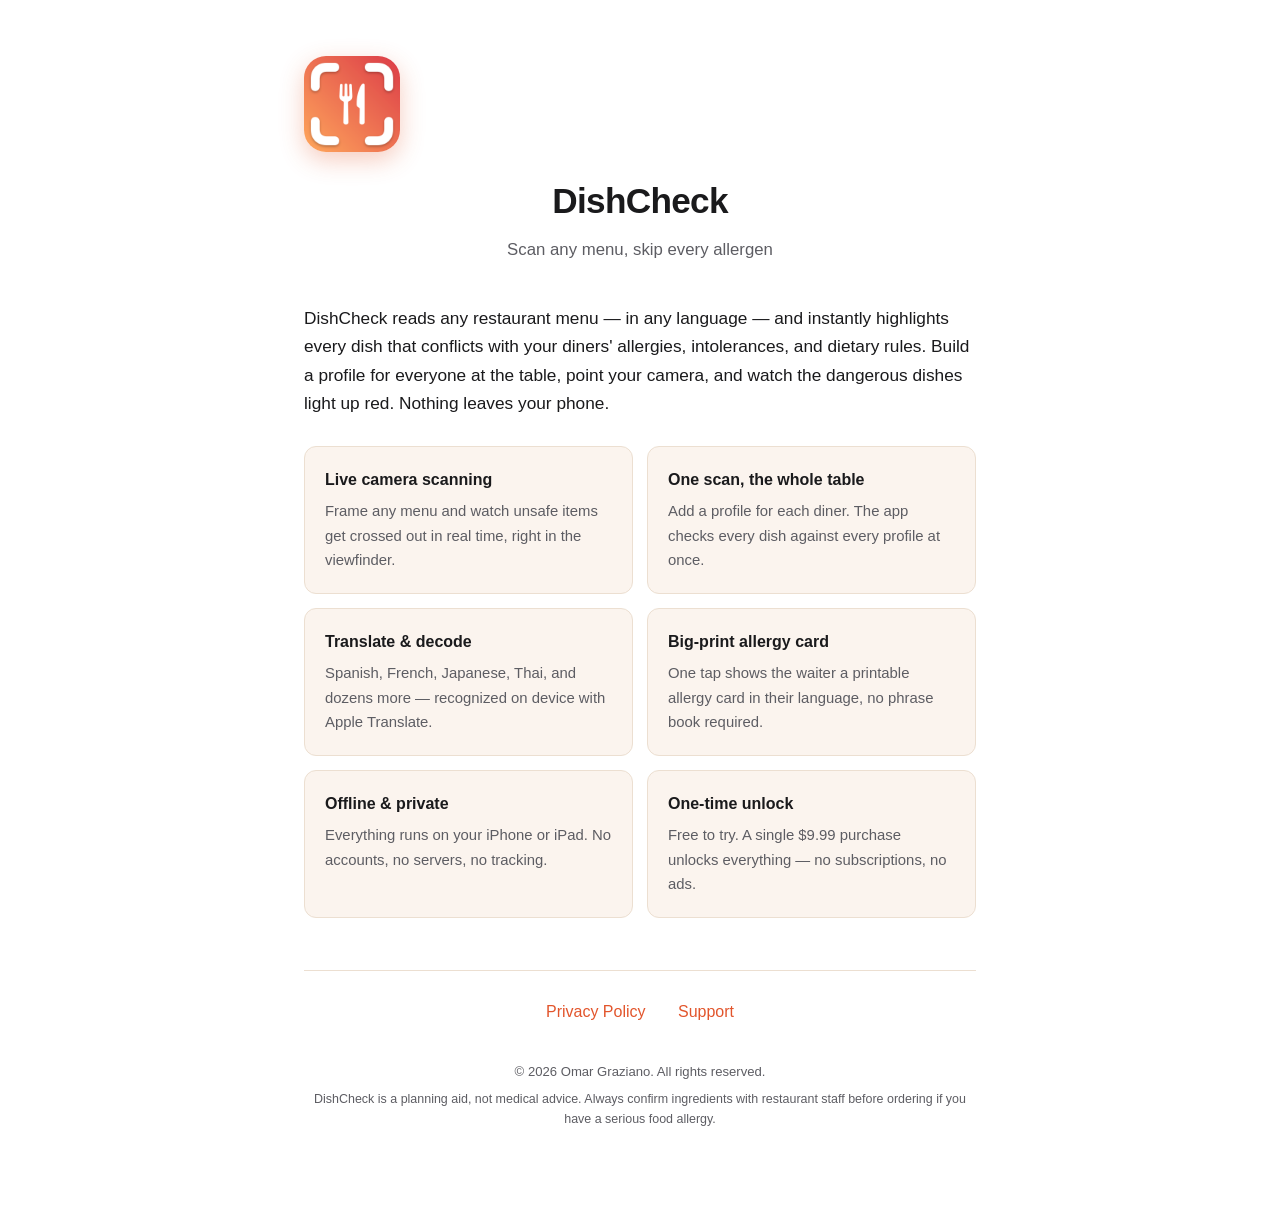
<file: docs/index.html>
<!DOCTYPE html>
<html lang="en">
<head>
  <meta charset="UTF-8">
  <meta name="viewport" content="width=device-width, initial-scale=1.0">
  <title>DishCheck &mdash; Scan any menu, skip every allergen</title>
  <meta name="description" content="DishCheck scans restaurant menus and instantly flags every dish that conflicts with each diner's allergies, intolerances, and dietary needs. Works offline.">
  <link rel="stylesheet" href="style.css">
  <link rel="icon" type="image/png" sizes="192x192" href="assets/favicon-192.png">
  <link rel="icon" type="image/png" sizes="64x64" href="assets/favicon-64.png">
  <link rel="apple-touch-icon" sizes="180x180" href="assets/apple-touch-icon.png">
</head>
<body>
  <div class="container">
    <header>
      <img class="icon-mark" src="assets/app-icon.png" width="96" height="96" alt="DishCheck app icon">
      <h1>DishCheck</h1>
      <p class="tagline">Scan any menu, skip every allergen</p>
    </header>

    <p class="lead">DishCheck reads any restaurant menu &mdash; in any language &mdash; and instantly highlights every dish that conflicts with your diners' allergies, intolerances, and dietary rules. Build a profile for everyone at the table, point your camera, and watch the dangerous dishes light up red. Nothing leaves your phone.</p>

    <div class="features">
      <div class="feature">
        <h3>Live camera scanning</h3>
        <p>Frame any menu and watch unsafe items get crossed out in real time, right in the viewfinder.</p>
      </div>
      <div class="feature">
        <h3>One scan, the whole table</h3>
        <p>Add a profile for each diner. The app checks every dish against every profile at once.</p>
      </div>
      <div class="feature">
        <h3>Translate &amp; decode</h3>
        <p>Spanish, French, Japanese, Thai, and dozens more &mdash; recognized on device with Apple Translate.</p>
      </div>
      <div class="feature">
        <h3>Big-print allergy card</h3>
        <p>One tap shows the waiter a printable allergy card in their language, no phrase book required.</p>
      </div>
      <div class="feature">
        <h3>Offline &amp; private</h3>
        <p>Everything runs on your iPhone or iPad. No accounts, no servers, no tracking.</p>
      </div>
      <div class="feature">
        <h3>One-time unlock</h3>
        <p>Free to try. A single $9.99 purchase unlocks everything &mdash; no subscriptions, no ads.</p>
      </div>
    </div>

    <nav class="page-nav" aria-label="Site sections">
      <a href="privacy.html">Privacy Policy</a>
      <a href="support.html">Support</a>
    </nav>

    <footer>
      <p>&copy; 2026 Omar Graziano. All rights reserved.</p>
      <p class="disclaimer">DishCheck is a planning aid, not medical advice. Always confirm ingredients with restaurant staff before ordering if you have a serious food allergy.</p>
    </footer>
  </div>
</body>
</html>
</file>
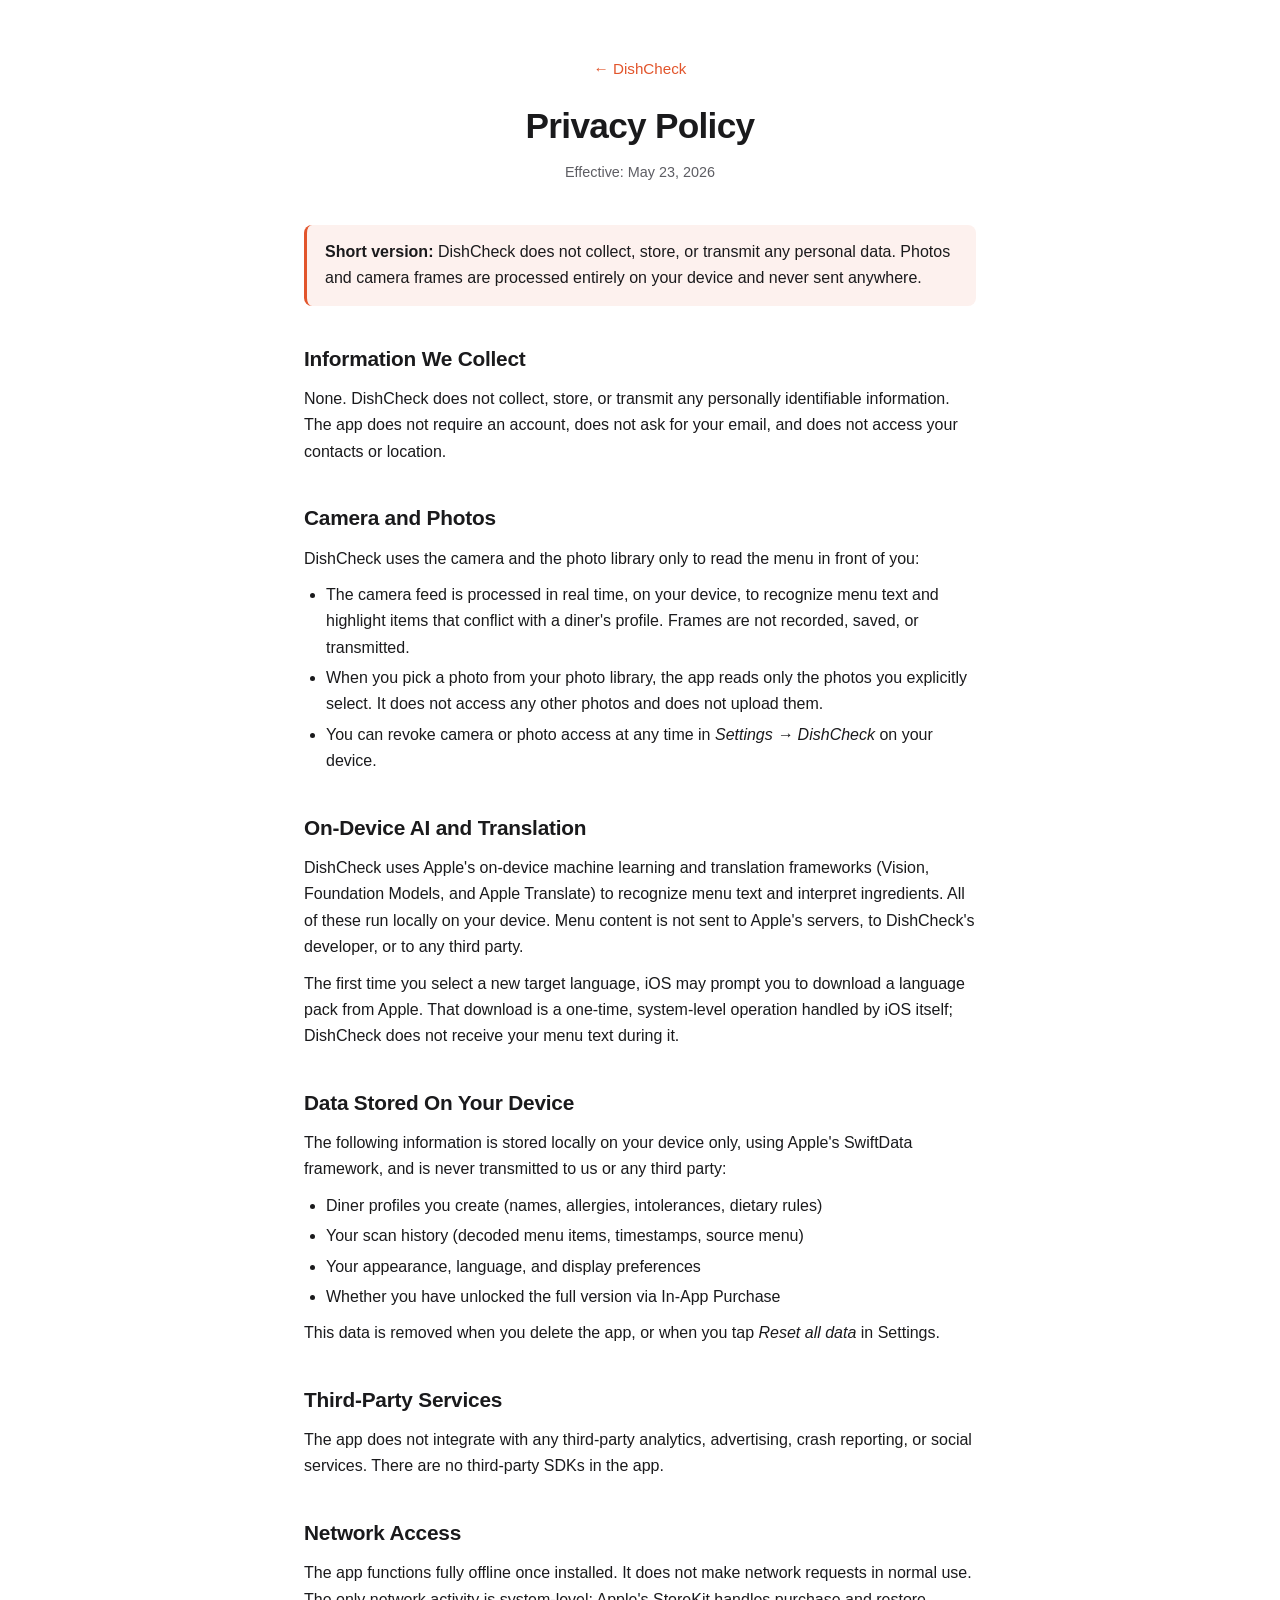
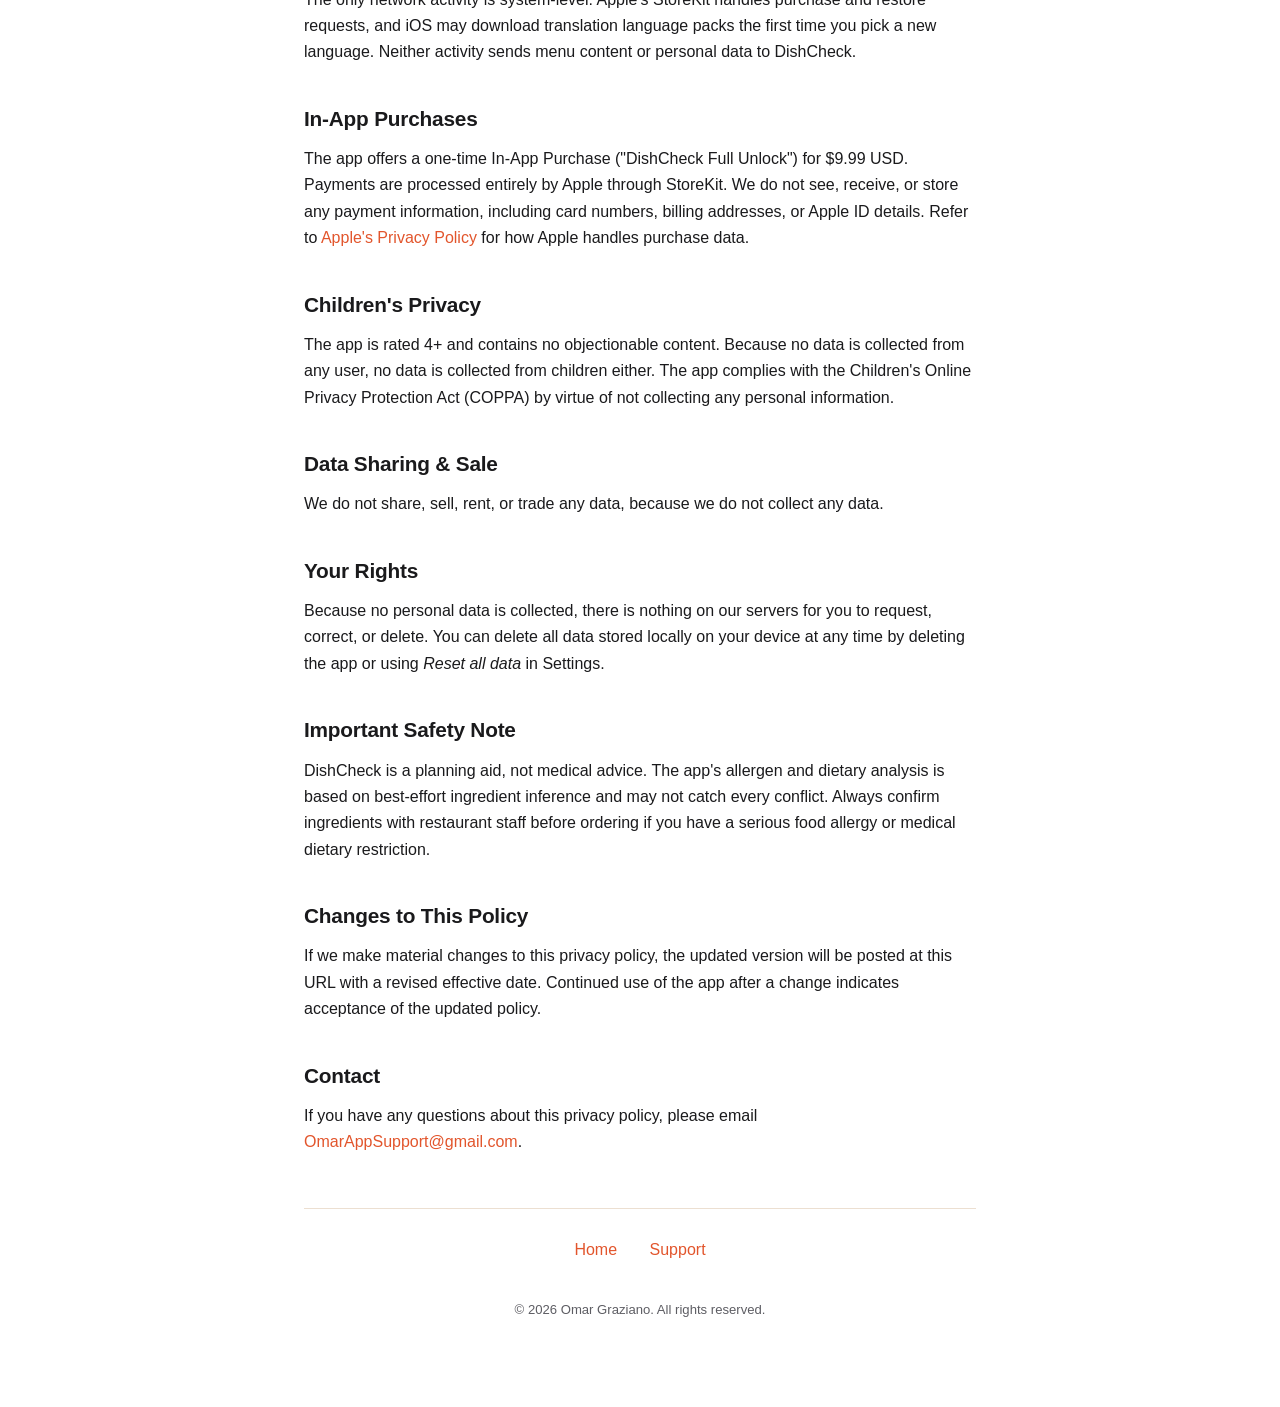
<file: docs/privacy.html>
<!DOCTYPE html>
<html lang="en">
<head>
  <meta charset="UTF-8">
  <meta name="viewport" content="width=device-width, initial-scale=1.0">
  <title>Privacy Policy &mdash; DishCheck</title>
  <meta name="description" content="Privacy policy for DishCheck. The app does not collect, store, or transmit any personal data. Everything stays on your device.">
  <link rel="stylesheet" href="style.css">
  <link rel="icon" type="image/png" sizes="192x192" href="assets/favicon-192.png">
  <link rel="icon" type="image/png" sizes="64x64" href="assets/favicon-64.png">
  <link rel="apple-touch-icon" sizes="180x180" href="assets/apple-touch-icon.png">
</head>
<body>
  <div class="container">
    <header>
      <a href="index.html" class="back-link">&larr; DishCheck</a>
      <h1>Privacy Policy</h1>
      <p class="effective">Effective: May 23, 2026</p>
    </header>

    <div class="callout">
      <strong>Short version:</strong> DishCheck does not collect, store, or transmit any personal data. Photos and camera frames are processed entirely on your device and never sent anywhere.
    </div>

    <h2>Information We Collect</h2>
    <p>None. DishCheck does not collect, store, or transmit any personally identifiable information. The app does not require an account, does not ask for your email, and does not access your contacts or location.</p>

    <h2>Camera and Photos</h2>
    <p>DishCheck uses the camera and the photo library only to read the menu in front of you:</p>
    <ul>
      <li>The camera feed is processed in real time, on your device, to recognize menu text and highlight items that conflict with a diner's profile. Frames are not recorded, saved, or transmitted.</li>
      <li>When you pick a photo from your photo library, the app reads only the photos you explicitly select. It does not access any other photos and does not upload them.</li>
      <li>You can revoke camera or photo access at any time in <em>Settings &rarr; DishCheck</em> on your device.</li>
    </ul>

    <h2>On-Device AI and Translation</h2>
    <p>DishCheck uses Apple's on-device machine learning and translation frameworks (Vision, Foundation Models, and Apple Translate) to recognize menu text and interpret ingredients. All of these run locally on your device. Menu content is not sent to Apple's servers, to DishCheck's developer, or to any third party.</p>
    <p>The first time you select a new target language, iOS may prompt you to download a language pack from Apple. That download is a one-time, system-level operation handled by iOS itself; DishCheck does not receive your menu text during it.</p>

    <h2>Data Stored On Your Device</h2>
    <p>The following information is stored locally on your device only, using Apple's SwiftData framework, and is never transmitted to us or any third party:</p>
    <ul>
      <li>Diner profiles you create (names, allergies, intolerances, dietary rules)</li>
      <li>Your scan history (decoded menu items, timestamps, source menu)</li>
      <li>Your appearance, language, and display preferences</li>
      <li>Whether you have unlocked the full version via In-App Purchase</li>
    </ul>
    <p>This data is removed when you delete the app, or when you tap <em>Reset all data</em> in Settings.</p>

    <h2>Third-Party Services</h2>
    <p>The app does not integrate with any third-party analytics, advertising, crash reporting, or social services. There are no third-party SDKs in the app.</p>

    <h2>Network Access</h2>
    <p>The app functions fully offline once installed. It does not make network requests in normal use. The only network activity is system-level: Apple's StoreKit handles purchase and restore requests, and iOS may download translation language packs the first time you pick a new language. Neither activity sends menu content or personal data to DishCheck.</p>

    <h2>In-App Purchases</h2>
    <p>The app offers a one-time In-App Purchase ("DishCheck Full Unlock") for $9.99 USD. Payments are processed entirely by Apple through StoreKit. We do not see, receive, or store any payment information, including card numbers, billing addresses, or Apple ID details. Refer to <a href="https://www.apple.com/legal/privacy/" rel="noopener">Apple's Privacy Policy</a> for how Apple handles purchase data.</p>

    <h2>Children's Privacy</h2>
    <p>The app is rated 4+ and contains no objectionable content. Because no data is collected from any user, no data is collected from children either. The app complies with the Children's Online Privacy Protection Act (COPPA) by virtue of not collecting any personal information.</p>

    <h2>Data Sharing &amp; Sale</h2>
    <p>We do not share, sell, rent, or trade any data, because we do not collect any data.</p>

    <h2>Your Rights</h2>
    <p>Because no personal data is collected, there is nothing on our servers for you to request, correct, or delete. You can delete all data stored locally on your device at any time by deleting the app or using <em>Reset all data</em> in Settings.</p>

    <h2>Important Safety Note</h2>
    <p>DishCheck is a planning aid, not medical advice. The app's allergen and dietary analysis is based on best-effort ingredient inference and may not catch every conflict. Always confirm ingredients with restaurant staff before ordering if you have a serious food allergy or medical dietary restriction.</p>

    <h2>Changes to This Policy</h2>
    <p>If we make material changes to this privacy policy, the updated version will be posted at this URL with a revised effective date. Continued use of the app after a change indicates acceptance of the updated policy.</p>

    <h2>Contact</h2>
    <p>If you have any questions about this privacy policy, please email <a href="mailto:OmarAppSupport@gmail.com">OmarAppSupport@gmail.com</a>.</p>

    <nav class="page-nav" aria-label="Site sections">
      <a href="index.html">Home</a>
      <a href="support.html">Support</a>
    </nav>

    <footer>
      <p>&copy; 2026 Omar Graziano. All rights reserved.</p>
    </footer>
  </div>
</body>
</html>
</file>
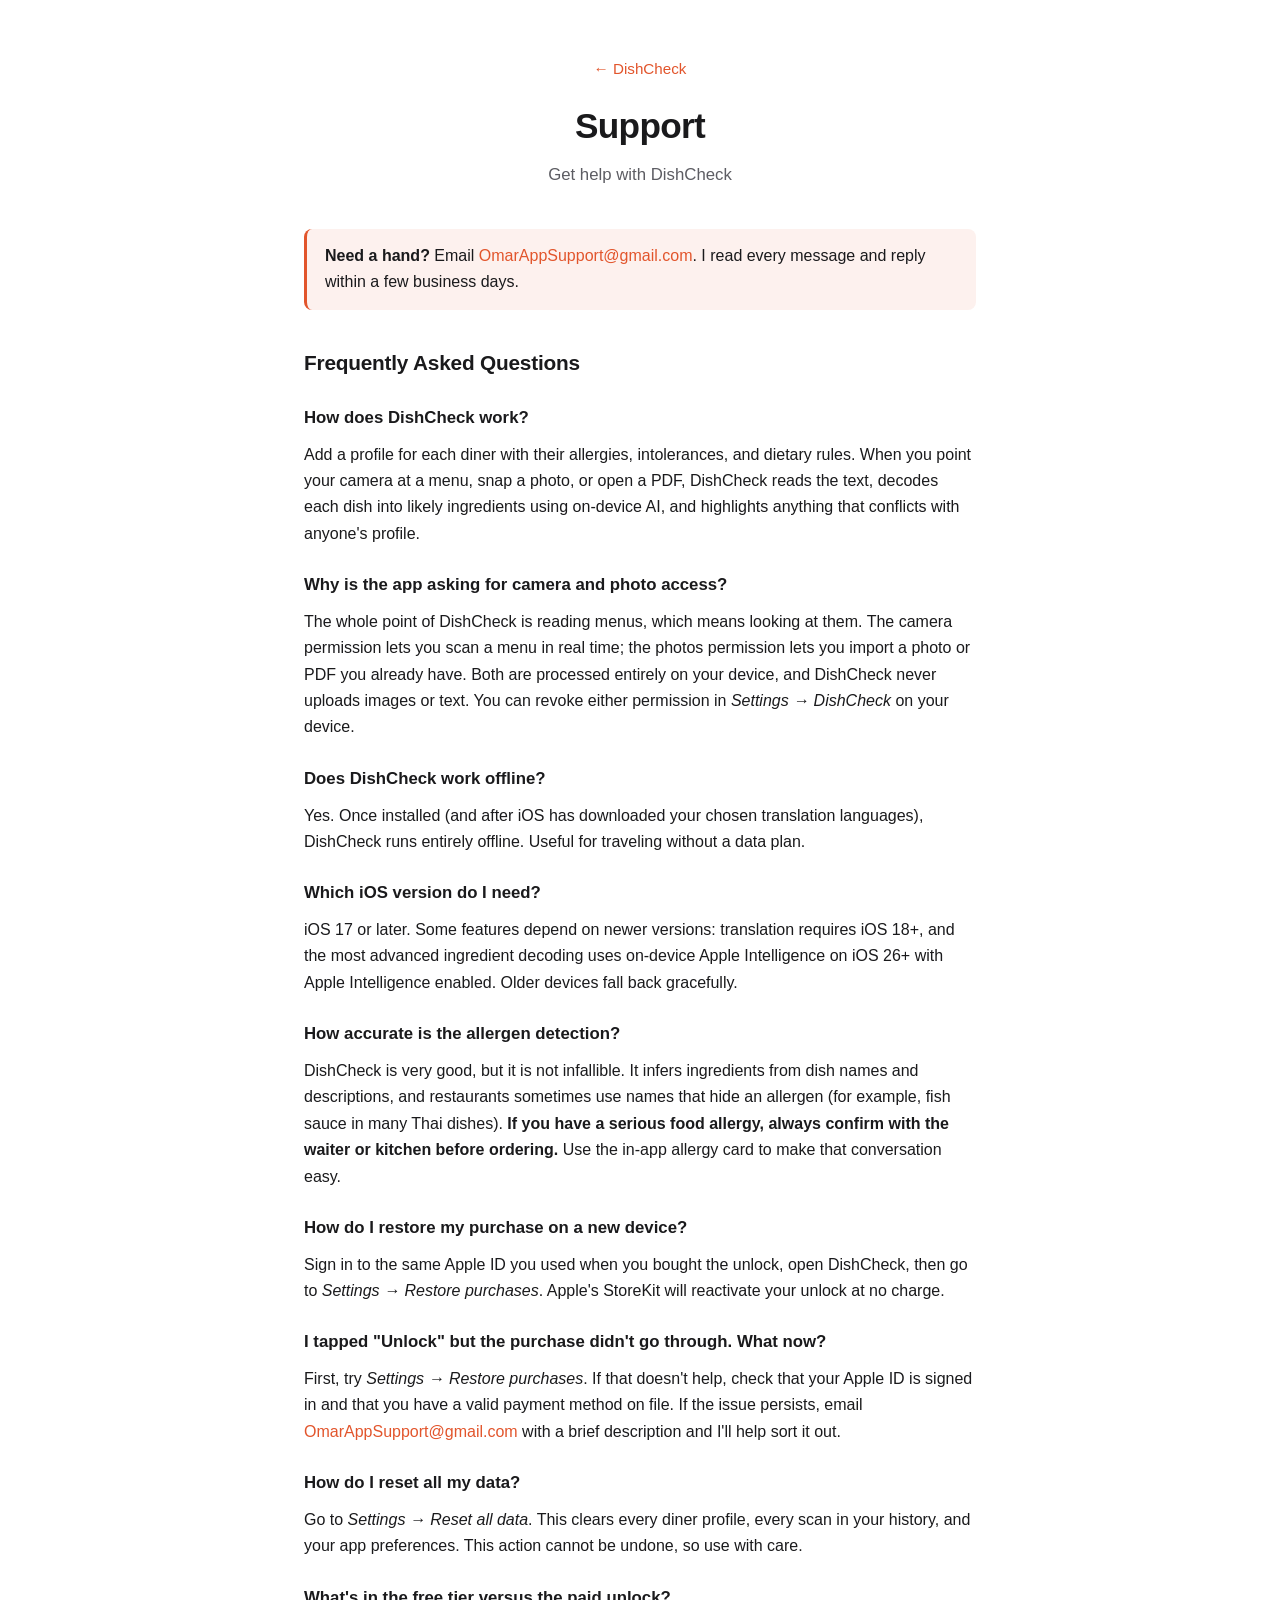
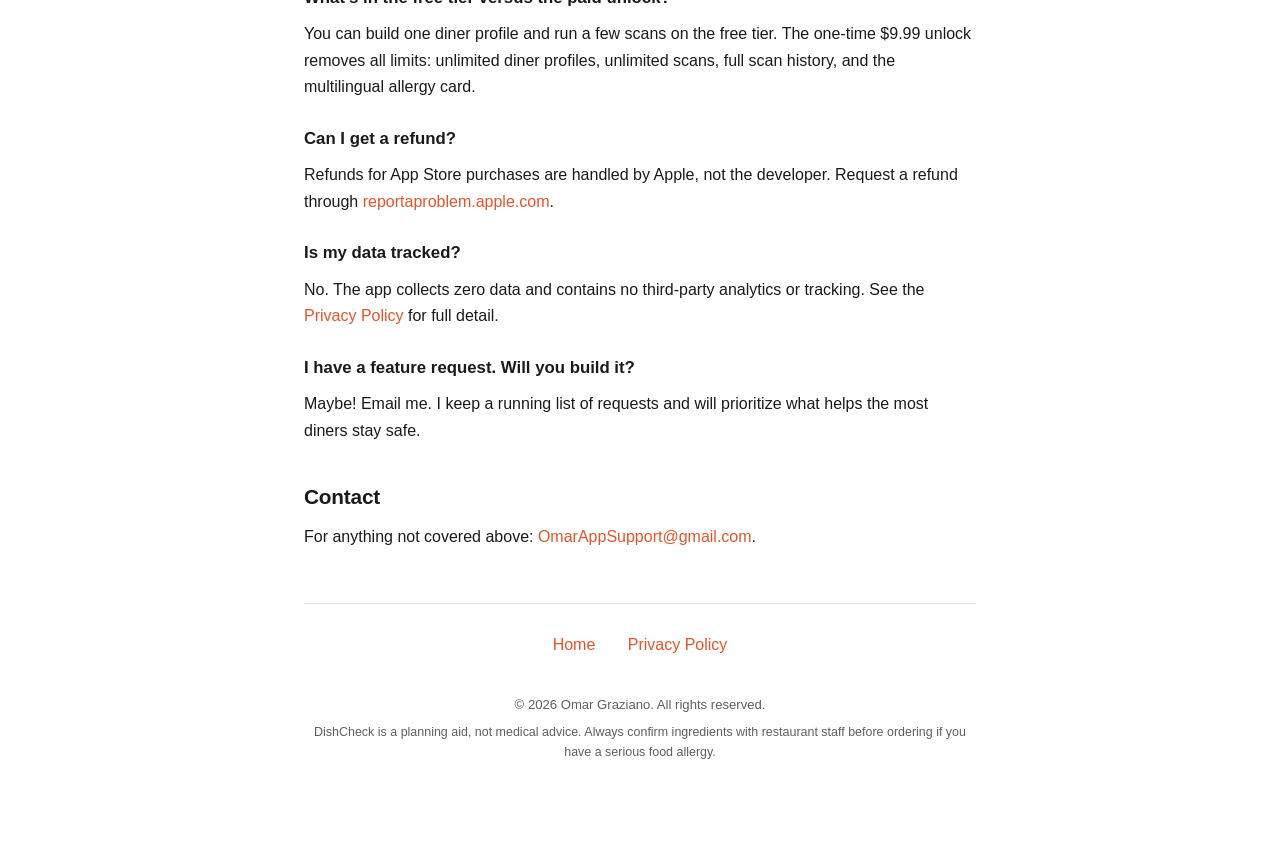
<file: docs/support.html>
<!DOCTYPE html>
<html lang="en">
<head>
  <meta charset="UTF-8">
  <meta name="viewport" content="width=device-width, initial-scale=1.0">
  <title>Support &mdash; DishCheck</title>
  <meta name="description" content="Support for DishCheck. Contact the developer, FAQ, and how to restore your purchase.">
  <link rel="stylesheet" href="style.css">
  <link rel="icon" type="image/png" sizes="192x192" href="assets/favicon-192.png">
  <link rel="icon" type="image/png" sizes="64x64" href="assets/favicon-64.png">
  <link rel="apple-touch-icon" sizes="180x180" href="assets/apple-touch-icon.png">
</head>
<body>
  <div class="container">
    <header>
      <a href="index.html" class="back-link">&larr; DishCheck</a>
      <h1>Support</h1>
      <p class="tagline">Get help with DishCheck</p>
    </header>

    <div class="callout">
      <strong>Need a hand?</strong> Email <a href="mailto:OmarAppSupport@gmail.com">OmarAppSupport@gmail.com</a>. I read every message and reply within a few business days.
    </div>

    <h2>Frequently Asked Questions</h2>

    <h3>How does DishCheck work?</h3>
    <p>Add a profile for each diner with their allergies, intolerances, and dietary rules. When you point your camera at a menu, snap a photo, or open a PDF, DishCheck reads the text, decodes each dish into likely ingredients using on-device AI, and highlights anything that conflicts with anyone's profile.</p>

    <h3>Why is the app asking for camera and photo access?</h3>
    <p>The whole point of DishCheck is reading menus, which means looking at them. The camera permission lets you scan a menu in real time; the photos permission lets you import a photo or PDF you already have. Both are processed entirely on your device, and DishCheck never uploads images or text. You can revoke either permission in <em>Settings &rarr; DishCheck</em> on your device.</p>

    <h3>Does DishCheck work offline?</h3>
    <p>Yes. Once installed (and after iOS has downloaded your chosen translation languages), DishCheck runs entirely offline. Useful for traveling without a data plan.</p>

    <h3>Which iOS version do I need?</h3>
    <p>iOS 17 or later. Some features depend on newer versions: translation requires iOS 18+, and the most advanced ingredient decoding uses on-device Apple Intelligence on iOS 26+ with Apple Intelligence enabled. Older devices fall back gracefully.</p>

    <h3>How accurate is the allergen detection?</h3>
    <p>DishCheck is very good, but it is not infallible. It infers ingredients from dish names and descriptions, and restaurants sometimes use names that hide an allergen (for example, fish sauce in many Thai dishes). <strong>If you have a serious food allergy, always confirm with the waiter or kitchen before ordering.</strong> Use the in-app allergy card to make that conversation easy.</p>

    <h3>How do I restore my purchase on a new device?</h3>
    <p>Sign in to the same Apple ID you used when you bought the unlock, open DishCheck, then go to <em>Settings &rarr; Restore purchases</em>. Apple's StoreKit will reactivate your unlock at no charge.</p>

    <h3>I tapped "Unlock" but the purchase didn't go through. What now?</h3>
    <p>First, try <em>Settings &rarr; Restore purchases</em>. If that doesn't help, check that your Apple ID is signed in and that you have a valid payment method on file. If the issue persists, email <a href="mailto:OmarAppSupport@gmail.com">OmarAppSupport@gmail.com</a> with a brief description and I'll help sort it out.</p>

    <h3>How do I reset all my data?</h3>
    <p>Go to <em>Settings &rarr; Reset all data</em>. This clears every diner profile, every scan in your history, and your app preferences. This action cannot be undone, so use with care.</p>

    <h3>What's in the free tier versus the paid unlock?</h3>
    <p>You can build one diner profile and run a few scans on the free tier. The one-time $9.99 unlock removes all limits: unlimited diner profiles, unlimited scans, full scan history, and the multilingual allergy card.</p>

    <h3>Can I get a refund?</h3>
    <p>Refunds for App Store purchases are handled by Apple, not the developer. Request a refund through <a href="https://reportaproblem.apple.com" rel="noopener">reportaproblem.apple.com</a>.</p>

    <h3>Is my data tracked?</h3>
    <p>No. The app collects zero data and contains no third-party analytics or tracking. See the <a href="privacy.html">Privacy Policy</a> for full detail.</p>

    <h3>I have a feature request. Will you build it?</h3>
    <p>Maybe! Email me. I keep a running list of requests and will prioritize what helps the most diners stay safe.</p>

    <h2>Contact</h2>
    <p>For anything not covered above: <a href="mailto:OmarAppSupport@gmail.com">OmarAppSupport@gmail.com</a>.</p>

    <nav class="page-nav" aria-label="Site sections">
      <a href="index.html">Home</a>
      <a href="privacy.html">Privacy Policy</a>
    </nav>

    <footer>
      <p>&copy; 2026 Omar Graziano. All rights reserved.</p>
      <p class="disclaimer">DishCheck is a planning aid, not medical advice. Always confirm ingredients with restaurant staff before ordering if you have a serious food allergy.</p>
    </footer>
  </div>
</body>
</html>
</file>
<file: docs/style.css>
:root {
  --bg: #ffffff;
  --text: #1a1a1c;
  --muted: #5d5d63;
  --accent: #E2552C;
  --accent-soft: rgba(226, 85, 44, 0.08);
  --card: #fbf4ee;
  --border: #ecdfd1;
}

@media (prefers-color-scheme: dark) {
  :root {
    --bg: #15100c;
    --text: #f1ebe4;
    --muted: #b6a99c;
    --accent: #FF8A5C;
    --accent-soft: rgba(255, 138, 92, 0.12);
    --card: #1f1813;
    --border: #2e241c;
  }
}

* { box-sizing: border-box; }

html { -webkit-text-size-adjust: 100%; }

body {
  font-family: -apple-system, BlinkMacSystemFont, "SF Pro Text", "Segoe UI", Roboto, Helvetica, Arial, sans-serif;
  background: var(--bg);
  color: var(--text);
  margin: 0;
  padding: 0;
  line-height: 1.65;
  -webkit-font-smoothing: antialiased;
}

.container {
  max-width: 720px;
  margin: 0 auto;
  padding: 56px 24px 80px;
}

header {
  text-align: center;
  margin-bottom: 40px;
}

.back-link {
  display: inline-block;
  margin-bottom: 16px;
  color: var(--accent);
  text-decoration: none;
  font-size: 0.95rem;
}

.back-link:hover { text-decoration: underline; }

.icon-mark {
  width: 96px;
  height: 96px;
  border-radius: 22px;
  display: block;
  margin: 0 0 20px;
  box-shadow: 0 8px 24px rgba(226, 85, 44, 0.30);
}

h1 {
  font-size: 2.2rem;
  font-weight: 700;
  letter-spacing: -0.02em;
  margin: 0 0 6px;
}

h2 {
  font-size: 1.3rem;
  font-weight: 600;
  letter-spacing: -0.01em;
  margin: 36px 0 10px;
}

h3 {
  font-size: 1.05rem;
  font-weight: 600;
  margin: 24px 0 6px;
}

.tagline {
  color: var(--muted);
  font-size: 1.05rem;
  margin: 0;
}

.effective {
  color: var(--muted);
  font-size: 0.9rem;
  margin: 0;
}

p, ul { margin: 10px 0; }

ul { padding-left: 22px; }

li { margin: 4px 0; }

a {
  color: var(--accent);
  text-decoration: none;
}

a:hover { text-decoration: underline; }

.lead {
  font-size: 1.08rem;
  color: var(--text);
}

.callout {
  background: var(--accent-soft);
  border-left: 3px solid var(--accent);
  padding: 14px 18px;
  border-radius: 8px;
  margin: 20px 0;
}

.features {
  display: grid;
  grid-template-columns: repeat(auto-fit, minmax(260px, 1fr));
  gap: 14px;
  margin: 28px 0 0;
}

.feature {
  background: var(--card);
  padding: 20px;
  border-radius: 12px;
  border: 1px solid var(--border);
}

.feature h3 {
  margin: 0 0 6px;
  font-size: 1rem;
}

.feature p {
  margin: 0;
  color: var(--muted);
  font-size: 0.93rem;
}

nav.page-nav {
  text-align: center;
  margin: 52px 0 0;
  padding-top: 28px;
  border-top: 1px solid var(--border);
}

nav.page-nav a {
  margin: 0 14px;
  font-weight: 500;
}

footer {
  margin-top: 36px;
  text-align: center;
  color: var(--muted);
  font-size: 0.82rem;
}

footer p { margin: 6px 0; }

.disclaimer { font-size: 0.78rem; }
</file>
